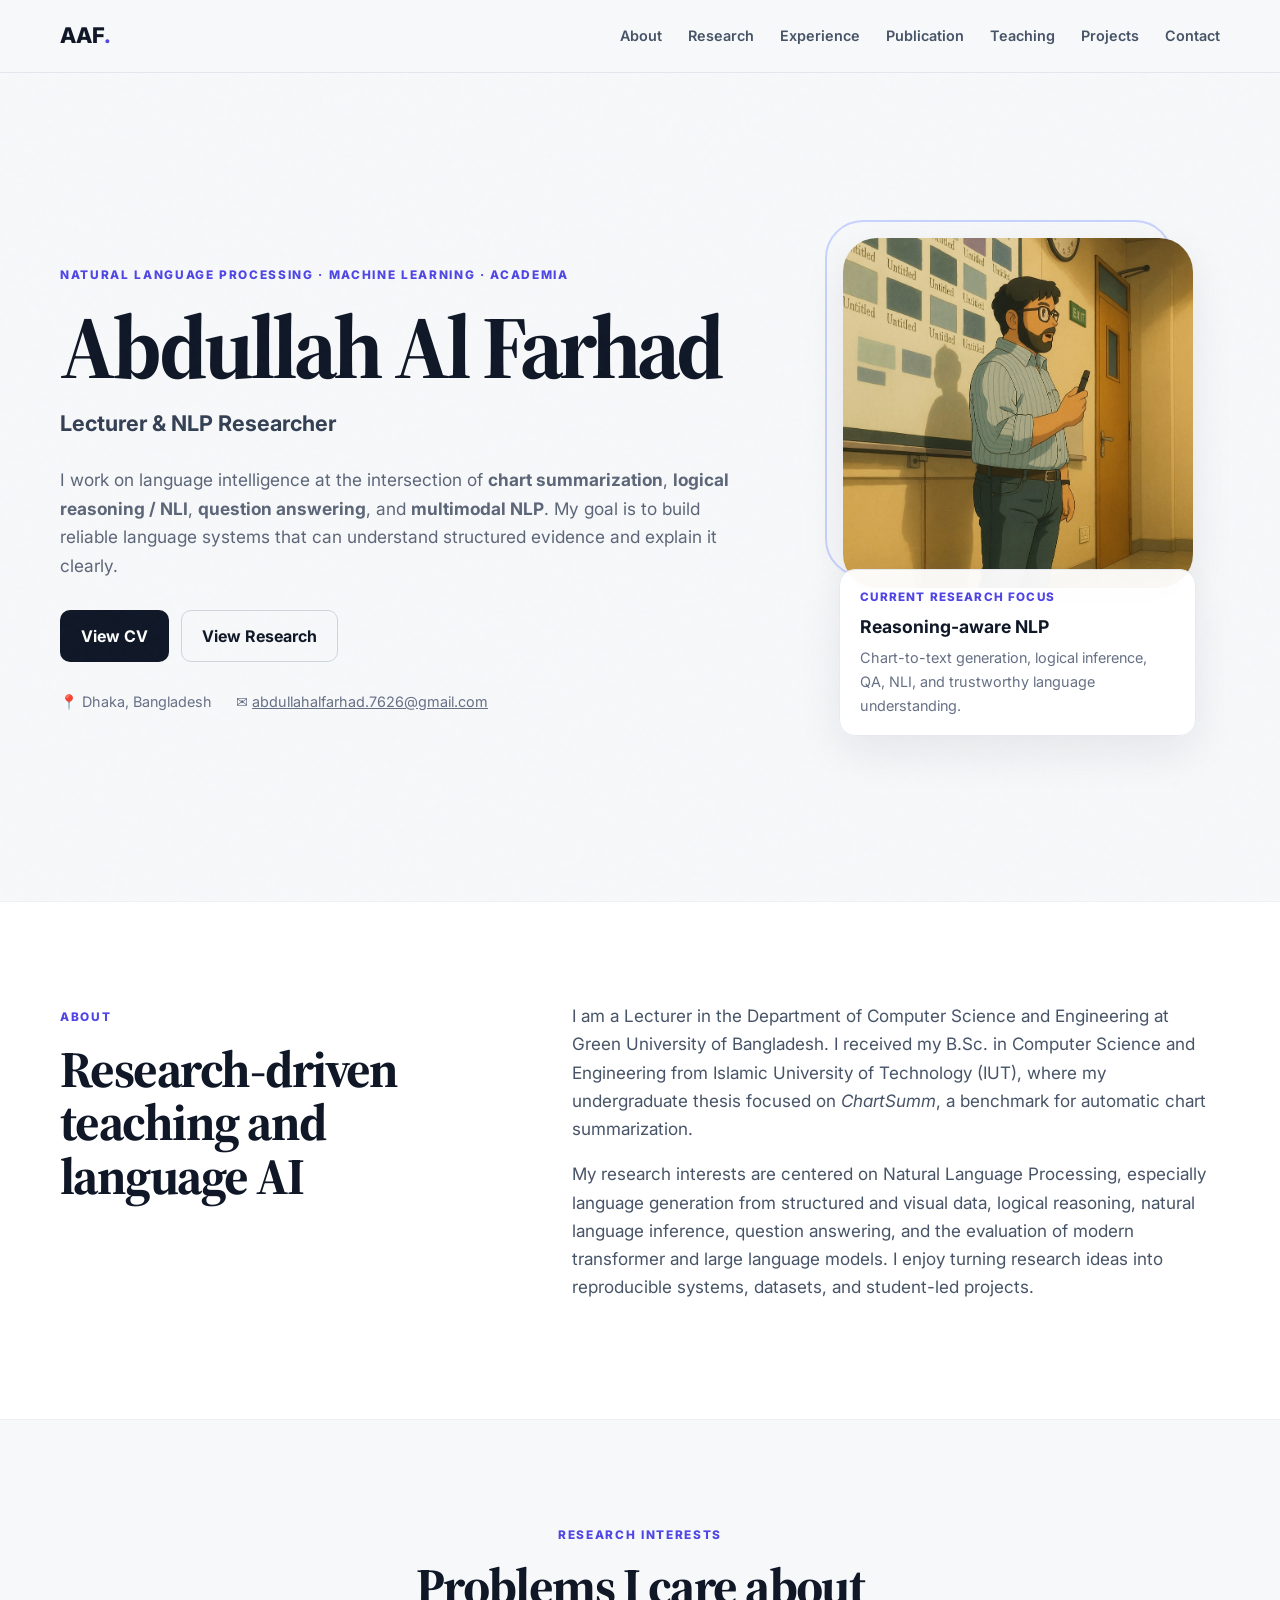
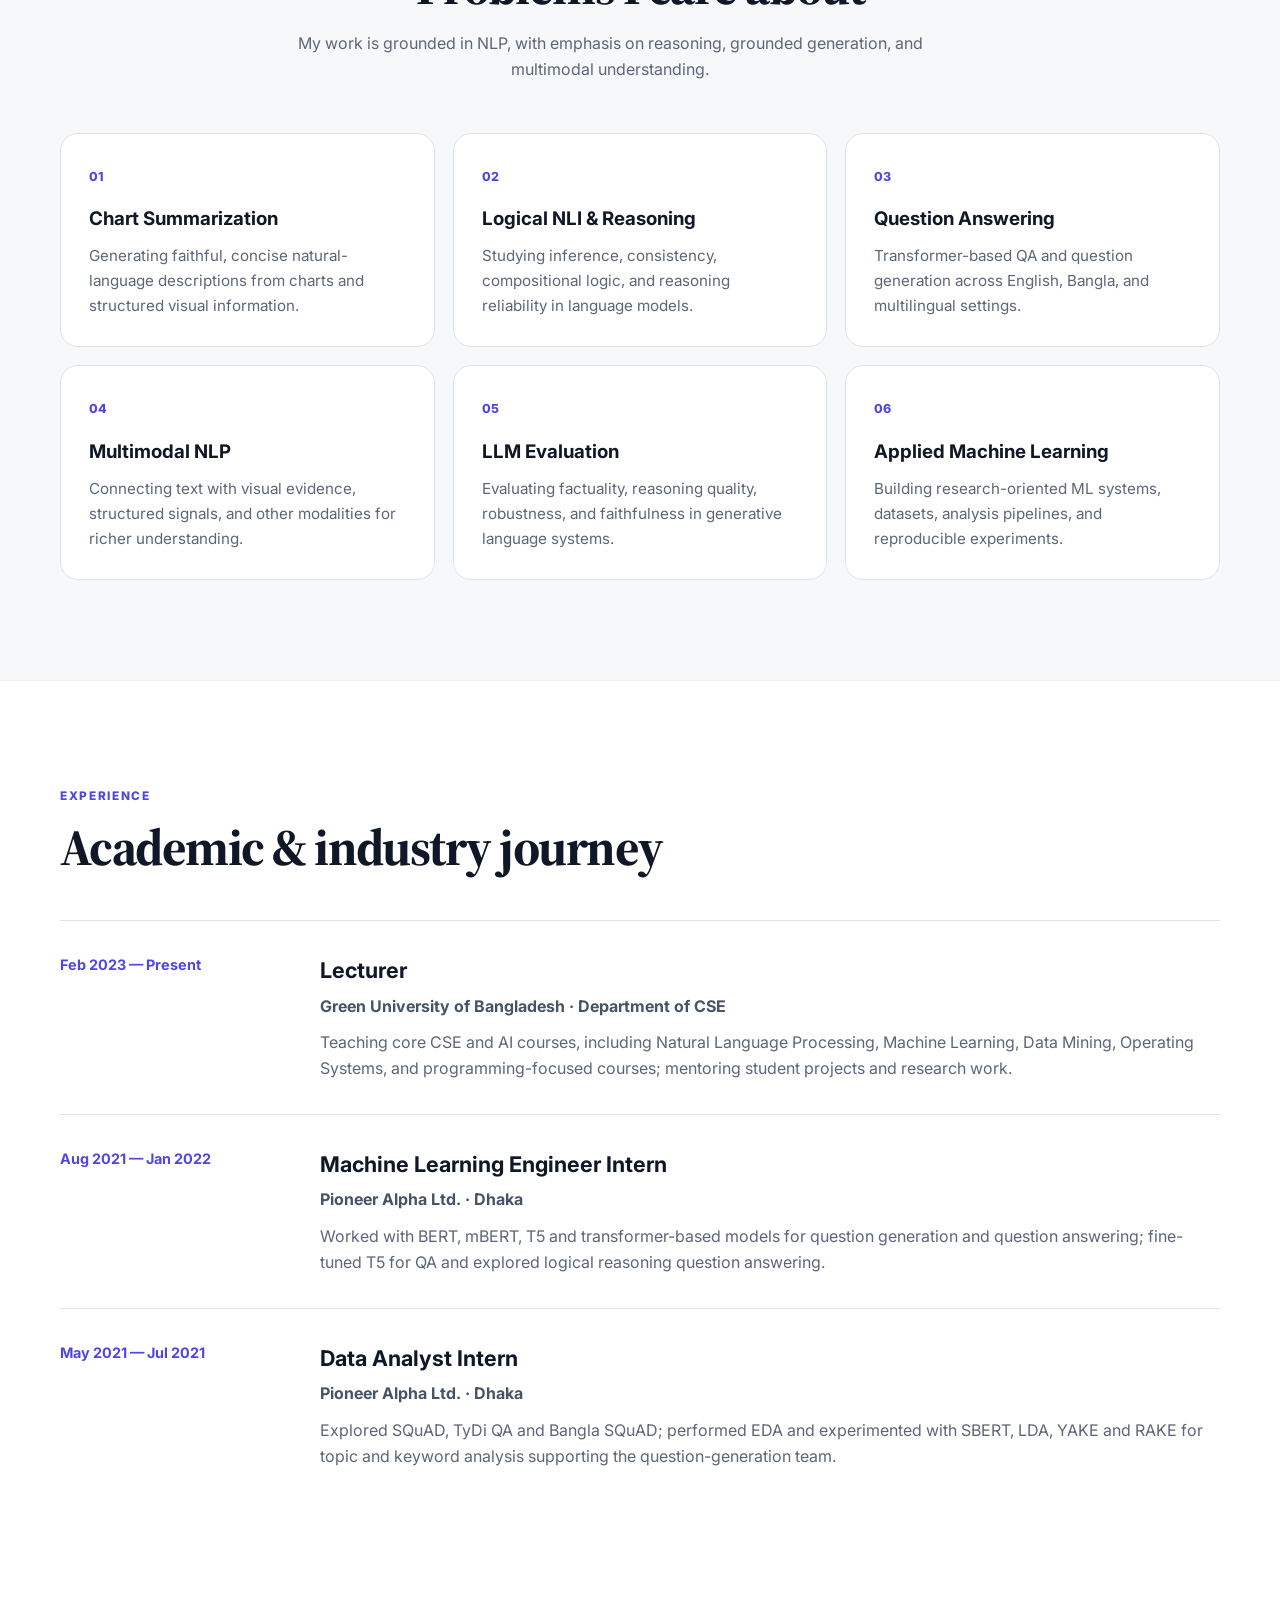
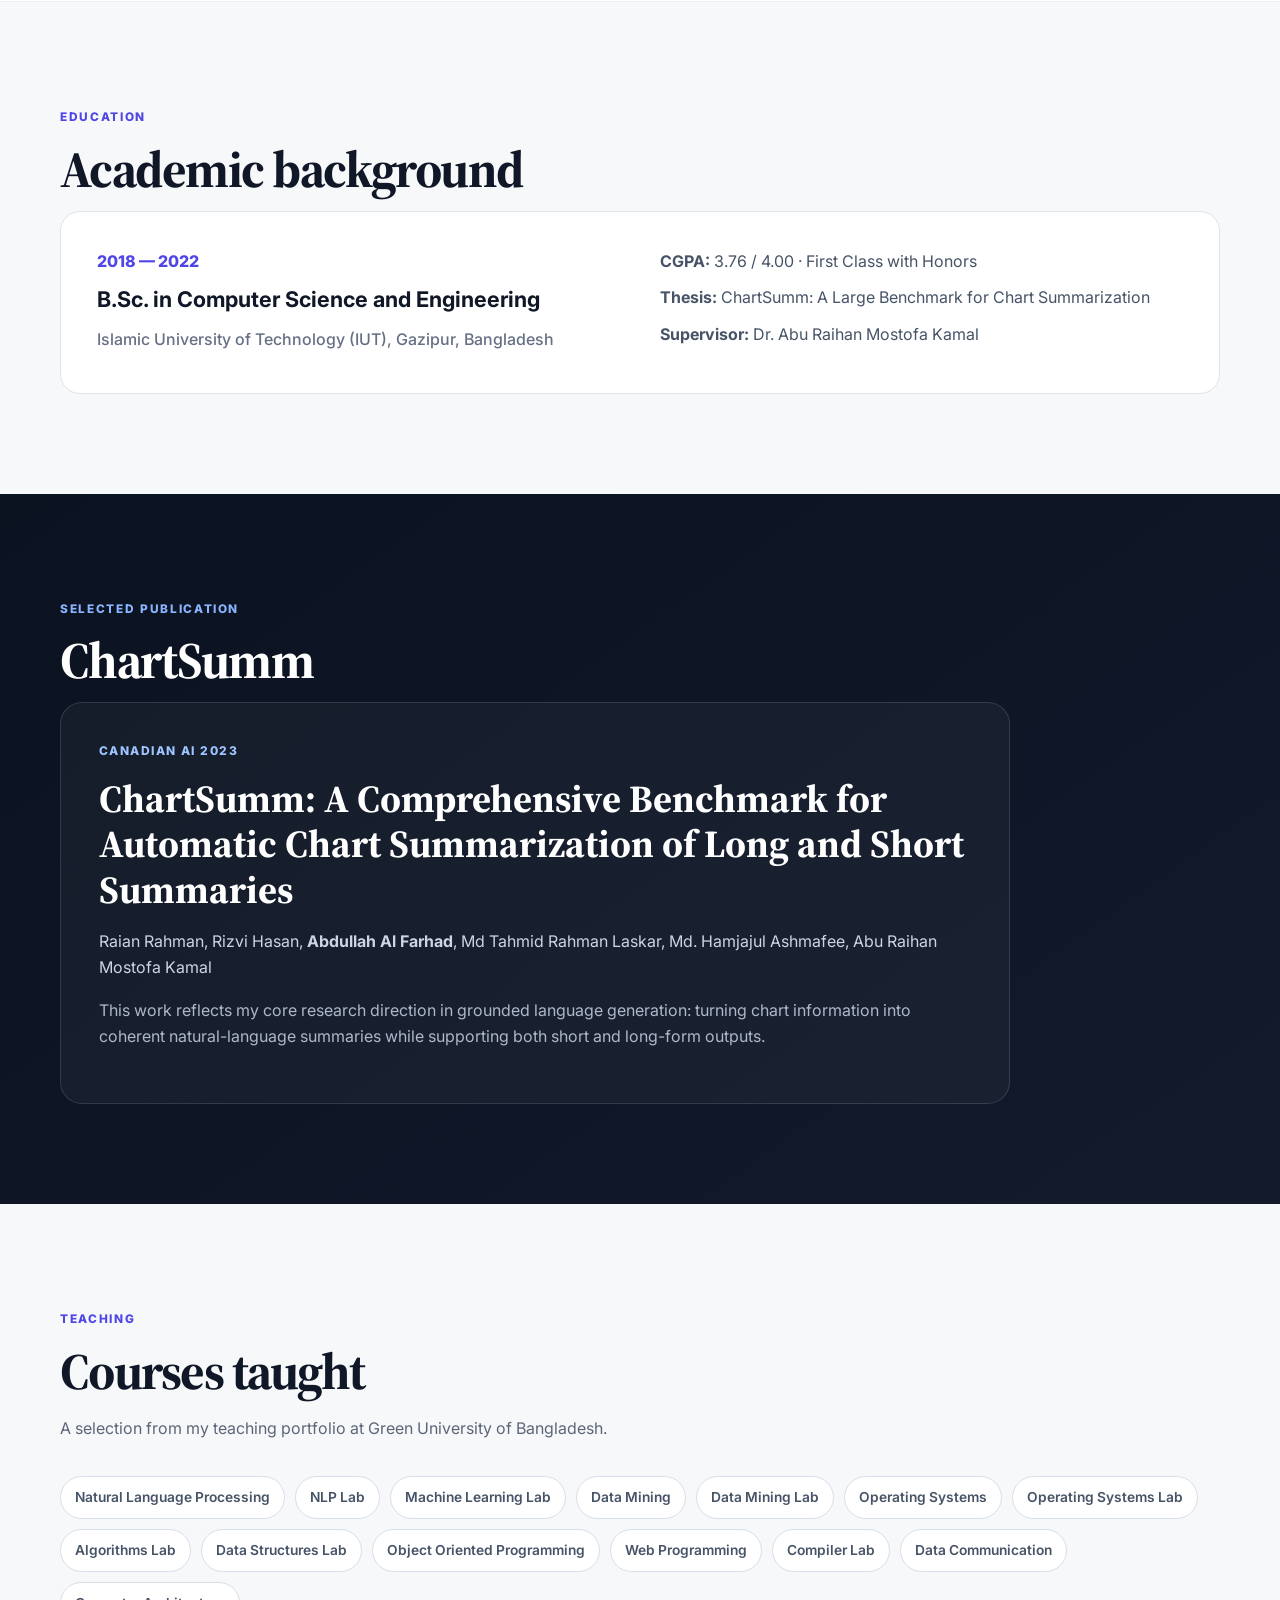
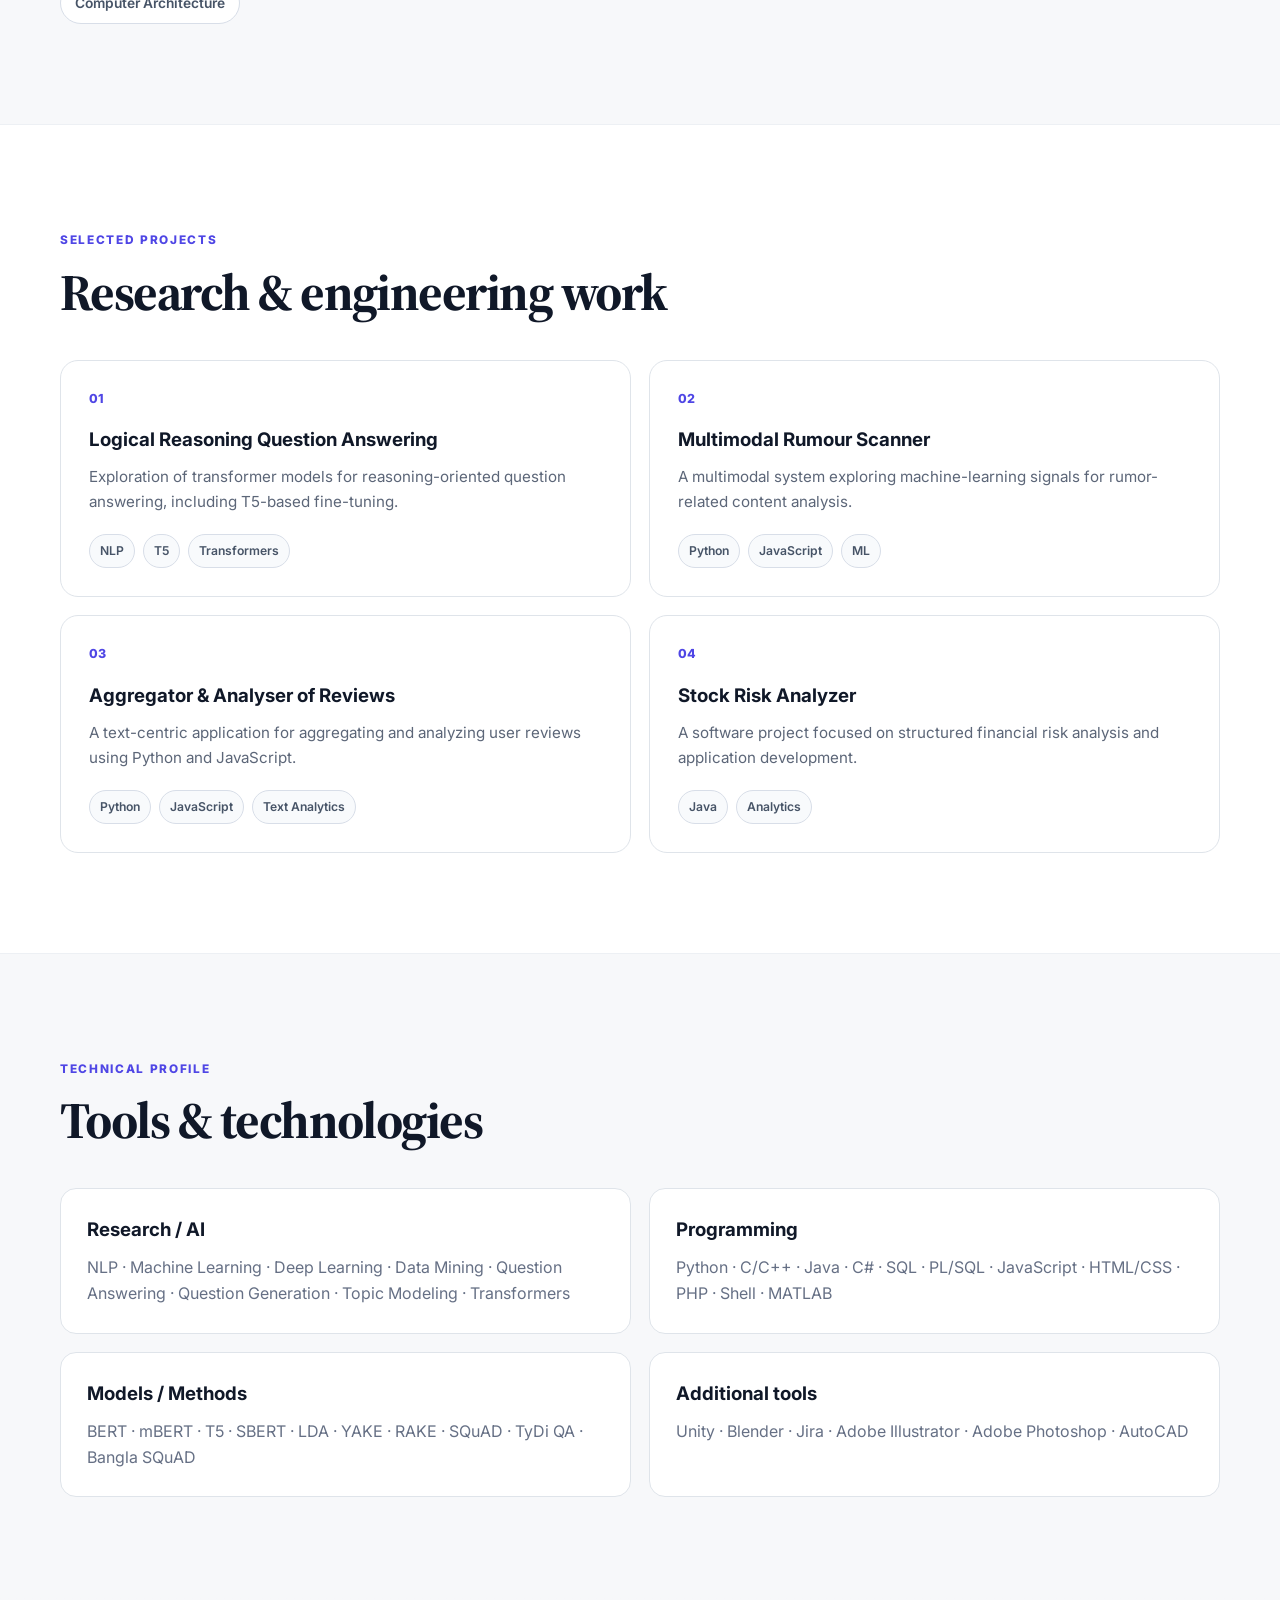
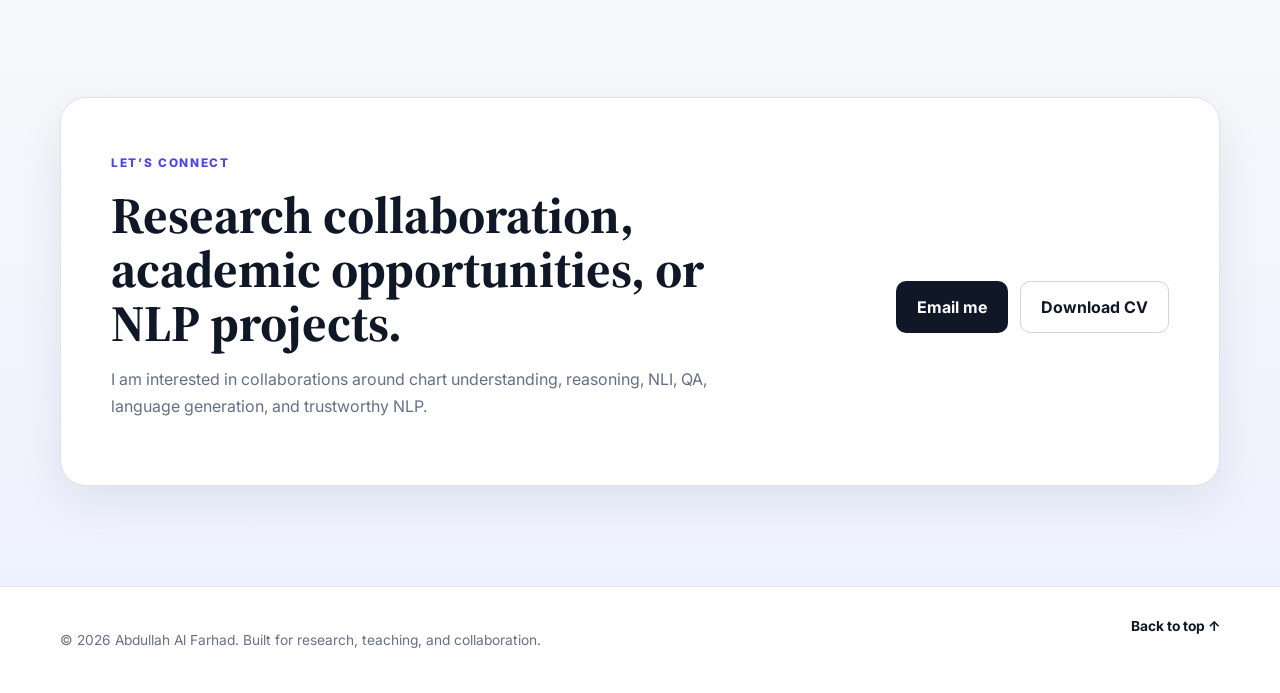
<file: index.html>
<!DOCTYPE html>
<html lang="en">
<head>
  <meta charset="UTF-8" />
  <meta name="viewport" content="width=device-width, initial-scale=1.0" />
  <meta name="description" content="Abdullah Al Farhad — Lecturer and NLP researcher working on chart summarization, logical reasoning, question answering, and multimodal language understanding." />
  <meta name="theme-color" content="#0b1220" />
  <title>Abdullah Al Farhad | NLP Researcher & Lecturer</title>
  <link rel="preconnect" href="https://fonts.googleapis.com">
  <link rel="preconnect" href="https://fonts.gstatic.com" crossorigin>
  <link href="https://fonts.googleapis.com/css2?family=Inter:wght@400;500;600;700;800&family=Source+Serif+4:opsz,wght@8..60,600;8..60,700&display=swap" rel="stylesheet">
  <link rel="stylesheet" href="assets/styles.css" />
</head>
<body>
  <div class="noise"></div>
  <header class="site-header" id="top">
    <nav class="container nav" aria-label="Primary navigation">
      <a class="brand" href="#top" aria-label="Home">AAF<span>.</span></a>
      <button class="menu-toggle" aria-label="Toggle navigation" aria-expanded="false">☰</button>
      <div class="nav-links">
        <a href="#about">About</a>
        <a href="#research">Research</a>
        <a href="#experience">Experience</a>
        <a href="#publication">Publication</a>
        <a href="#teaching">Teaching</a>
        <a href="#projects">Projects</a>
        <a href="#contact">Contact</a>
      </div>
    </nav>
  </header>

  <main>
    <section class="hero section container">
      <div class="hero-copy reveal">
        <span class="eyebrow">Natural Language Processing · Machine Learning · Academia</span>
        <h1>Abdullah Al Farhad</h1>
        <p class="hero-title">Lecturer & NLP Researcher</p>
        <p class="hero-text">
          I work on language intelligence at the intersection of <strong>chart summarization</strong>,
          <strong>logical reasoning / NLI</strong>, <strong>question answering</strong>, and
          <strong>multimodal NLP</strong>. My goal is to build reliable language systems that can
          understand structured evidence and explain it clearly.
        </p>
        <div class="hero-actions">
          <a class="btn primary" href="assets/Abdullah_Al_Farhad_CV.pdf" target="_blank" rel="noopener">View CV</a>
          <a class="btn ghost" href="#publication">View Research</a>
        </div>
        <div class="quick-meta">
          <span>📍 Dhaka, Bangladesh</span>
          <span>✉ <a href="mailto:abdullahalfarhad.7626@gmail.com">abdullahalfarhad.7626@gmail.com</a></span>
        </div>
      </div>
      <div class="hero-visual reveal">
        <div class="portrait-wrap">
          <div class="portrait-ring"></div>
          <img src="assets/profile.png" alt="Portrait of Abdullah Al Farhad" class="portrait" />
        </div>
        <div class="focus-card">
          <span class="focus-label">Current research focus</span>
          <strong>Reasoning-aware NLP</strong>
          <p>Chart-to-text generation, logical inference, QA, NLI, and trustworthy language understanding.</p>
        </div>
      </div>
    </section>

    <section id="about" class="section alt-section">
      <div class="container split-grid">
        <div class="section-heading reveal">
          <span class="eyebrow">About</span>
          <h2>Research-driven teaching and language AI</h2>
        </div>
        <div class="prose reveal">
          <p>
            I am a Lecturer in the Department of Computer Science and Engineering at Green University of Bangladesh.
            I received my B.Sc. in Computer Science and Engineering from Islamic University of Technology (IUT),
            where my undergraduate thesis focused on <em>ChartSumm</em>, a benchmark for automatic chart summarization.
          </p>
          <p>
            My research interests are centered on Natural Language Processing, especially language generation from
            structured and visual data, logical reasoning, natural language inference, question answering, and the
            evaluation of modern transformer and large language models. I enjoy turning research ideas into reproducible
            systems, datasets, and student-led projects.
          </p>
        </div>
      </div>
    </section>

    <section id="research" class="section container">
      <div class="section-heading centered reveal">
        <span class="eyebrow">Research interests</span>
        <h2>Problems I care about</h2>
        <p>My work is grounded in NLP, with emphasis on reasoning, grounded generation, and multimodal understanding.</p>
      </div>
      <div class="interest-grid">
        <article class="interest-card reveal"><span>01</span><h3>Chart Summarization</h3><p>Generating faithful, concise natural-language descriptions from charts and structured visual information.</p></article>
        <article class="interest-card reveal"><span>02</span><h3>Logical NLI & Reasoning</h3><p>Studying inference, consistency, compositional logic, and reasoning reliability in language models.</p></article>
        <article class="interest-card reveal"><span>03</span><h3>Question Answering</h3><p>Transformer-based QA and question generation across English, Bangla, and multilingual settings.</p></article>
        <article class="interest-card reveal"><span>04</span><h3>Multimodal NLP</h3><p>Connecting text with visual evidence, structured signals, and other modalities for richer understanding.</p></article>
        <article class="interest-card reveal"><span>05</span><h3>LLM Evaluation</h3><p>Evaluating factuality, reasoning quality, robustness, and faithfulness in generative language systems.</p></article>
        <article class="interest-card reveal"><span>06</span><h3>Applied Machine Learning</h3><p>Building research-oriented ML systems, datasets, analysis pipelines, and reproducible experiments.</p></article>
      </div>
    </section>

    <section id="experience" class="section alt-section">
      <div class="container">
        <div class="section-heading reveal"><span class="eyebrow">Experience</span><h2>Academic & industry journey</h2></div>
        <div class="timeline">
          <article class="timeline-item reveal">
            <div class="timeline-date">Feb 2023 — Present</div>
            <div class="timeline-content"><h3>Lecturer</h3><h4>Green University of Bangladesh · Department of CSE</h4><p>Teaching core CSE and AI courses, including Natural Language Processing, Machine Learning, Data Mining, Operating Systems, and programming-focused courses; mentoring student projects and research work.</p></div>
          </article>
          <article class="timeline-item reveal">
            <div class="timeline-date">Aug 2021 — Jan 2022</div>
            <div class="timeline-content"><h3>Machine Learning Engineer Intern</h3><h4>Pioneer Alpha Ltd. · Dhaka</h4><p>Worked with BERT, mBERT, T5 and transformer-based models for question generation and question answering; fine-tuned T5 for QA and explored logical reasoning question answering.</p></div>
          </article>
          <article class="timeline-item reveal">
            <div class="timeline-date">May 2021 — Jul 2021</div>
            <div class="timeline-content"><h3>Data Analyst Intern</h3><h4>Pioneer Alpha Ltd. · Dhaka</h4><p>Explored SQuAD, TyDi QA and Bangla SQuAD; performed EDA and experimented with SBERT, LDA, YAKE and RAKE for topic and keyword analysis supporting the question-generation team.</p></div>
          </article>
        </div>
      </div>
    </section>

    <section id="education" class="section container">
      <div class="section-heading reveal"><span class="eyebrow">Education</span><h2>Academic background</h2></div>
      <div class="education-card reveal">
        <div>
          <span class="education-year">2018 — 2022</span>
          <h3>B.Sc. in Computer Science and Engineering</h3>
          <h4>Islamic University of Technology (IUT), Gazipur, Bangladesh</h4>
        </div>
        <div class="education-details">
          <p><strong>CGPA:</strong> 3.76 / 4.00 · First Class with Honors</p>
          <p><strong>Thesis:</strong> ChartSumm: A Large Benchmark for Chart Summarization</p>
          <p><strong>Supervisor:</strong> Dr. Abu Raihan Mostofa Kamal</p>
        </div>
      </div>
    </section>

    <section id="publication" class="section dark-section">
      <div class="container">
        <div class="section-heading light reveal"><span class="eyebrow">Selected publication</span><h2>ChartSumm</h2></div>
        <article class="publication-card reveal">
          <div class="pub-type">Canadian AI 2023</div>
          <h3>ChartSumm: A Comprehensive Benchmark for Automatic Chart Summarization of Long and Short Summaries</h3>
          <p class="authors">Raian Rahman, Rizvi Hasan, <strong>Abdullah Al Farhad</strong>, Md Tahmid Rahman Laskar, Md. Hamjajul Ashmafee, Abu Raihan Mostofa Kamal</p>
          <p>This work reflects my core research direction in grounded language generation: turning chart information into coherent natural-language summaries while supporting both short and long-form outputs.</p>
        </article>
      </div>
    </section>

    <section id="teaching" class="section container">
      <div class="section-heading reveal"><span class="eyebrow">Teaching</span><h2>Courses taught</h2><p>A selection from my teaching portfolio at Green University of Bangladesh.</p></div>
      <div class="chips reveal">
        <span>Natural Language Processing</span><span>NLP Lab</span><span>Machine Learning Lab</span><span>Data Mining</span><span>Data Mining Lab</span><span>Operating Systems</span><span>Operating Systems Lab</span><span>Algorithms Lab</span><span>Data Structures Lab</span><span>Object Oriented Programming</span><span>Web Programming</span><span>Compiler Lab</span><span>Data Communication</span><span>Computer Architecture</span>
      </div>
    </section>

    <section id="projects" class="section alt-section">
      <div class="container">
        <div class="section-heading reveal"><span class="eyebrow">Selected projects</span><h2>Research & engineering work</h2></div>
        <div class="project-grid">
          <article class="project-card reveal"><div class="project-number">01</div><h3>Logical Reasoning Question Answering</h3><p>Exploration of transformer models for reasoning-oriented question answering, including T5-based fine-tuning.</p><div class="tags"><span>NLP</span><span>T5</span><span>Transformers</span></div></article>
          <article class="project-card reveal"><div class="project-number">02</div><h3>Multimodal Rumour Scanner</h3><p>A multimodal system exploring machine-learning signals for rumor-related content analysis.</p><div class="tags"><span>Python</span><span>JavaScript</span><span>ML</span></div></article>
          <article class="project-card reveal"><div class="project-number">03</div><h3>Aggregator & Analyser of Reviews</h3><p>A text-centric application for aggregating and analyzing user reviews using Python and JavaScript.</p><div class="tags"><span>Python</span><span>JavaScript</span><span>Text Analytics</span></div></article>
          <article class="project-card reveal"><div class="project-number">04</div><h3>Stock Risk Analyzer</h3><p>A software project focused on structured financial risk analysis and application development.</p><div class="tags"><span>Java</span><span>Analytics</span></div></article>
        </div>
      </div>
    </section>

    <section id="skills" class="section container">
      <div class="section-heading reveal"><span class="eyebrow">Technical profile</span><h2>Tools & technologies</h2></div>
      <div class="skills-grid reveal">
        <div><h3>Research / AI</h3><p>NLP · Machine Learning · Deep Learning · Data Mining · Question Answering · Question Generation · Topic Modeling · Transformers</p></div>
        <div><h3>Programming</h3><p>Python · C/C++ · Java · C# · SQL · PL/SQL · JavaScript · HTML/CSS · PHP · Shell · MATLAB</p></div>
        <div><h3>Models / Methods</h3><p>BERT · mBERT · T5 · SBERT · LDA · YAKE · RAKE · SQuAD · TyDi QA · Bangla SQuAD</p></div>
        <div><h3>Additional tools</h3><p>Unity · Blender · Jira · Adobe Illustrator · Adobe Photoshop · AutoCAD</p></div>
      </div>
    </section>

    <section id="contact" class="section contact-section">
      <div class="container contact-card reveal">
        <div><span class="eyebrow">Let’s connect</span><h2>Research collaboration, academic opportunities, or NLP projects.</h2><p>I am interested in collaborations around chart understanding, reasoning, NLI, QA, language generation, and trustworthy NLP.</p></div>
        <div class="contact-actions"><a class="btn primary" href="mailto:abdullahalfarhad.7626@gmail.com">Email me</a><a class="btn ghost" href="assets/Abdullah_Al_Farhad_CV.pdf" download>Download CV</a></div>
      </div>
    </section>
  </main>

  <footer class="footer">
    <div class="container"><p>© <span id="year"></span> Abdullah Al Farhad. Built for research, teaching, and collaboration.</p><a href="#top">Back to top ↑</a></div>
  </footer>
  <script src="assets/script.js"></script>
</body>
</html>
</file>
<file: assets/styles.css>
:root{--bg:#f7f8fa;--surface:#fff;--ink:#101828;--muted:#5c6678;--line:#dfe4ea;--accent:#4f46e5;--accent2:#0ea5e9;--dark:#0b1220;--max:1160px;--shadow:0 16px 45px rgba(16,24,40,.08)}
*{box-sizing:border-box}html{scroll-behavior:smooth}body{margin:0;font-family:Inter,system-ui,sans-serif;color:var(--ink);background:var(--bg);line-height:1.65}.noise{position:fixed;inset:0;pointer-events:none;opacity:.018;background-image:url("data:image/svg+xml,%3Csvg viewBox='0 0 180 180' xmlns='http://www.w3.org/2000/svg'%3E%3Cfilter id='n'%3E%3CfeTurbulence type='fractalNoise' baseFrequency='.8' numOctaves='3' stitchTiles='stitch'/%3E%3C/filter%3E%3Crect width='100%25' height='100%25' filter='url(%23n)' opacity='1'/%3E%3C/svg%3E")}.container{width:min(var(--max),calc(100% - 40px));margin:auto}.section{padding:100px 0}.alt-section{background:#fff;border-top:1px solid #edf0f4;border-bottom:1px solid #edf0f4}.site-header{position:sticky;top:0;z-index:50;backdrop-filter:blur(18px);background:rgba(247,248,250,.86);border-bottom:1px solid rgba(223,228,234,.8)}.nav{height:72px;display:flex;align-items:center;justify-content:space-between}.brand{text-decoration:none;color:var(--ink);font-size:1.35rem;font-weight:800}.brand span{color:var(--accent)}.nav-links{display:flex;gap:26px;align-items:center}.nav-links a{text-decoration:none;color:#475467;font-size:.9rem;font-weight:600}.nav-links a:hover{color:var(--accent)}.menu-toggle{display:none;border:0;background:none;font-size:1.4rem}.hero{min-height:calc(100vh - 72px);display:grid;grid-template-columns:1.25fr .75fr;gap:80px;align-items:center}.eyebrow{display:inline-block;text-transform:uppercase;letter-spacing:.14em;font-size:.74rem;font-weight:800;color:var(--accent);margin-bottom:15px}.hero h1,.section-heading h2,.contact-card h2{font-family:"Source Serif 4",Georgia,serif;line-height:1.05}.hero h1{font-size:clamp(3.4rem,7vw,6.5rem);letter-spacing:-.045em;margin:0 0 12px}.hero-title{font-size:1.35rem;font-weight:700;color:#344054;margin:0 0 24px}.hero-text{max-width:760px;font-size:1.08rem;color:var(--muted)}.hero-actions,.contact-actions{display:flex;gap:12px;flex-wrap:wrap;margin-top:30px}.btn{display:inline-flex;align-items:center;justify-content:center;padding:12px 20px;border-radius:10px;text-decoration:none;font-weight:700;border:1px solid transparent;transition:.2s}.btn.primary{background:var(--ink);color:#fff}.btn.primary:hover{transform:translateY(-2px);box-shadow:0 10px 20px rgba(16,24,40,.16)}.btn.ghost{border-color:#cfd5dd;color:var(--ink);background:transparent}.quick-meta{display:flex;gap:24px;flex-wrap:wrap;margin-top:28px;color:#667085;font-size:.9rem}.quick-meta a{color:inherit}.hero-visual{position:relative}.portrait-wrap{position:relative;width:min(350px,86vw);aspect-ratio:1;margin:auto}.portrait{width:100%;height:100%;object-fit:cover;border-radius:34px;position:relative;z-index:2;box-shadow:var(--shadow);background:white}.portrait-ring{position:absolute;inset:-18px 20px 18px -18px;border:2px solid #c7d2fe;border-radius:38px;z-index:1}.focus-card{position:relative;z-index:3;background:rgba(255,255,255,.95);box-shadow:var(--shadow);padding:18px 20px;border:1px solid #e6e9ef;border-radius:16px;width:88%;margin:-26px auto 0}.focus-label{display:block;color:var(--accent);font-size:.73rem;font-weight:800;text-transform:uppercase;letter-spacing:.1em}.focus-card strong{display:block;font-size:1.1rem;margin:5px 0}.focus-card p{margin:0;color:#667085;font-size:.9rem}.split-grid{display:grid;grid-template-columns:.8fr 1.2fr;gap:80px}.section-heading h2{font-size:clamp(2.3rem,4vw,3.7rem);letter-spacing:-.03em;margin:0 0 14px}.section-heading p{max-width:700px;color:var(--muted)}.section-heading.centered{text-align:center;max-width:760px;margin:0 auto 50px}.prose{font-size:1.07rem;color:#475467}.prose p:first-child{margin-top:0}.interest-grid,.project-grid{display:grid;grid-template-columns:repeat(3,1fr);gap:18px}.interest-card,.project-card{background:var(--surface);border:1px solid var(--line);border-radius:18px;padding:28px;transition:.2s}.interest-card:hover,.project-card:hover{transform:translateY(-4px);box-shadow:var(--shadow)}.interest-card>span,.project-number{font-size:.78rem;color:var(--accent);font-weight:800}.interest-card h3,.project-card h3{margin:16px 0 8px}.interest-card p,.project-card p{margin:0;color:var(--muted);font-size:.95rem}.timeline{margin-top:45px}.timeline-item{display:grid;grid-template-columns:210px 1fr;gap:50px;padding:32px 0;border-top:1px solid var(--line)}.timeline-date{font-weight:700;color:var(--accent);font-size:.9rem}.timeline-content h3{margin:0;font-size:1.35rem}.timeline-content h4{margin:4px 0 10px;color:#475467}.timeline-content p{margin:0;color:var(--muted)}.education-card{display:grid;grid-template-columns:1fr 1fr;gap:40px;background:#fff;border:1px solid var(--line);border-radius:20px;padding:36px}.education-year{color:var(--accent);font-weight:800}.education-card h3{font-size:1.35rem;margin:8px 0}.education-card h4{margin:0;color:#667085;font-weight:500}.education-details p{margin:0 0 10px;color:#475467}.dark-section{background:linear-gradient(145deg,#0b1220,#121a2c);color:#fff}.section-heading.light .eyebrow{color:#8ab4ff}.publication-card{border:1px solid rgba(255,255,255,.12);border-radius:22px;padding:38px;background:rgba(255,255,255,.04);max-width:950px}.pub-type{text-transform:uppercase;letter-spacing:.12em;color:#9ec5ff;font-size:.75rem;font-weight:800}.publication-card h3{font-family:"Source Serif 4",Georgia,serif;font-size:clamp(1.8rem,3vw,2.8rem);line-height:1.18;margin:15px 0}.authors{color:#ccd5e3}.publication-card p:last-child{color:#adb8c8}.chips{display:flex;flex-wrap:wrap;gap:10px;margin-top:35px}.chips span,.tags span{border:1px solid #d8dee8;background:#fff;border-radius:999px;padding:9px 14px;font-size:.86rem;font-weight:600;color:#475467}.project-grid{grid-template-columns:repeat(2,1fr);margin-top:40px}.tags{display:flex;gap:8px;flex-wrap:wrap;margin-top:20px}.tags span{font-size:.76rem;padding:6px 10px;background:#f8fafc}.skills-grid{display:grid;grid-template-columns:repeat(2,1fr);gap:18px;margin-top:40px}.skills-grid>div{background:#fff;border:1px solid var(--line);border-radius:16px;padding:26px}.skills-grid h3{margin:0 0 8px}.skills-grid p{margin:0;color:#667085}.contact-section{background:linear-gradient(180deg,#f7f8fa,#eef2ff)}.contact-card{display:grid;grid-template-columns:1.2fr .8fr;gap:60px;align-items:center;background:white;border:1px solid #dfe4ea;border-radius:26px;padding:50px;box-shadow:var(--shadow)}.contact-card h2{font-size:clamp(2.1rem,4vw,3.6rem);margin:0 0 14px}.contact-card p{color:#667085}.contact-actions{justify-content:flex-end}.footer{padding:28px 0;border-top:1px solid var(--line);background:#fff}.footer .container{display:flex;justify-content:space-between;gap:20px;color:#667085;font-size:.86rem}.footer a{color:var(--ink);text-decoration:none;font-weight:700}.reveal{opacity:0;transform:translateY(20px);transition:opacity .7s ease,transform .7s ease}.reveal.visible{opacity:1;transform:none}@media(max-width:900px){.nav-links{display:none;position:absolute;top:72px;left:0;right:0;background:white;padding:20px;flex-direction:column;border-bottom:1px solid var(--line)}.nav-links.open{display:flex}.menu-toggle{display:block}.hero,.split-grid,.contact-card{grid-template-columns:1fr}.hero{gap:45px;padding-top:60px}.hero-visual{max-width:430px}.interest-grid{grid-template-columns:repeat(2,1fr)}.timeline-item{grid-template-columns:1fr;gap:8px}.education-card{grid-template-columns:1fr}.contact-actions{justify-content:flex-start}}@media(max-width:640px){.container{width:min(100% - 28px,var(--max))}.section{padding:72px 0}.hero h1{font-size:3.35rem}.interest-grid,.project-grid,.skills-grid{grid-template-columns:1fr}.portrait-wrap{width:82%}.contact-card{padding:30px 24px}.footer .container{flex-direction:column}.quick-meta{flex-direction:column;gap:7px}}
</file>
